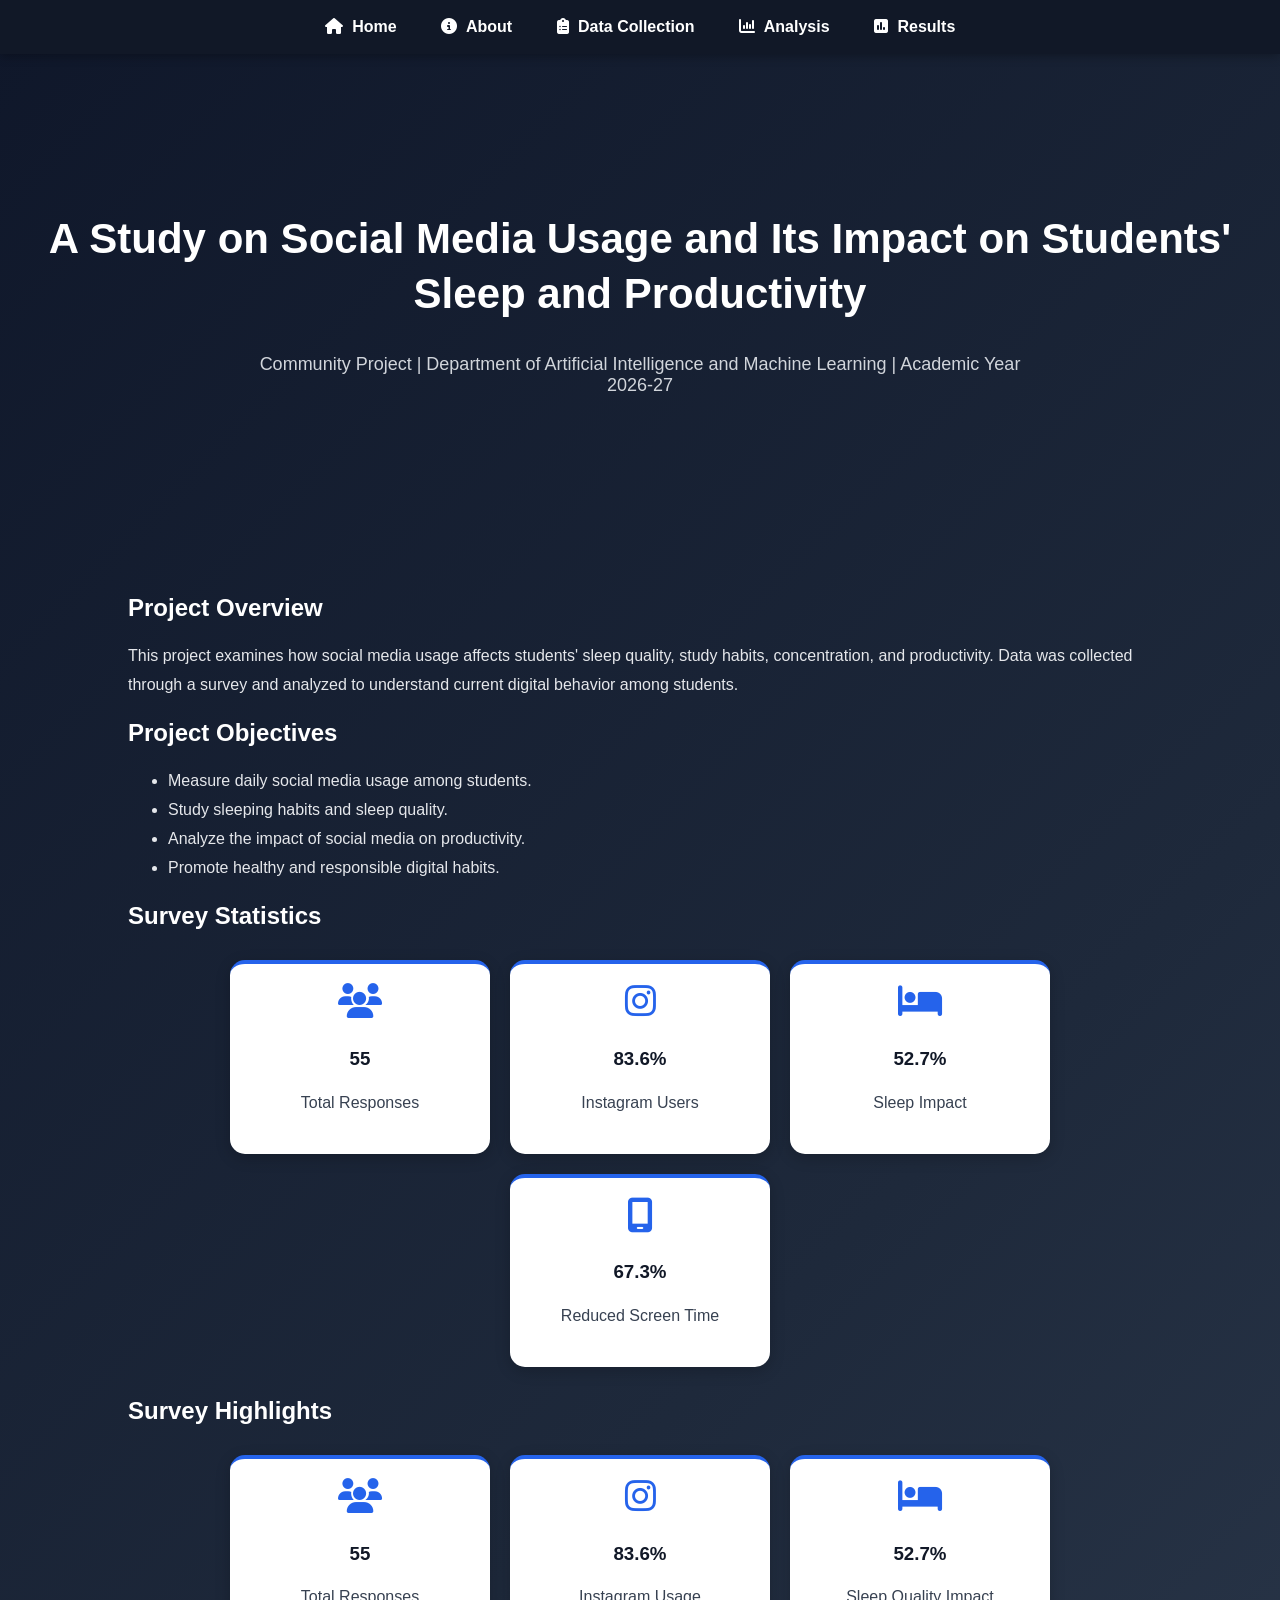
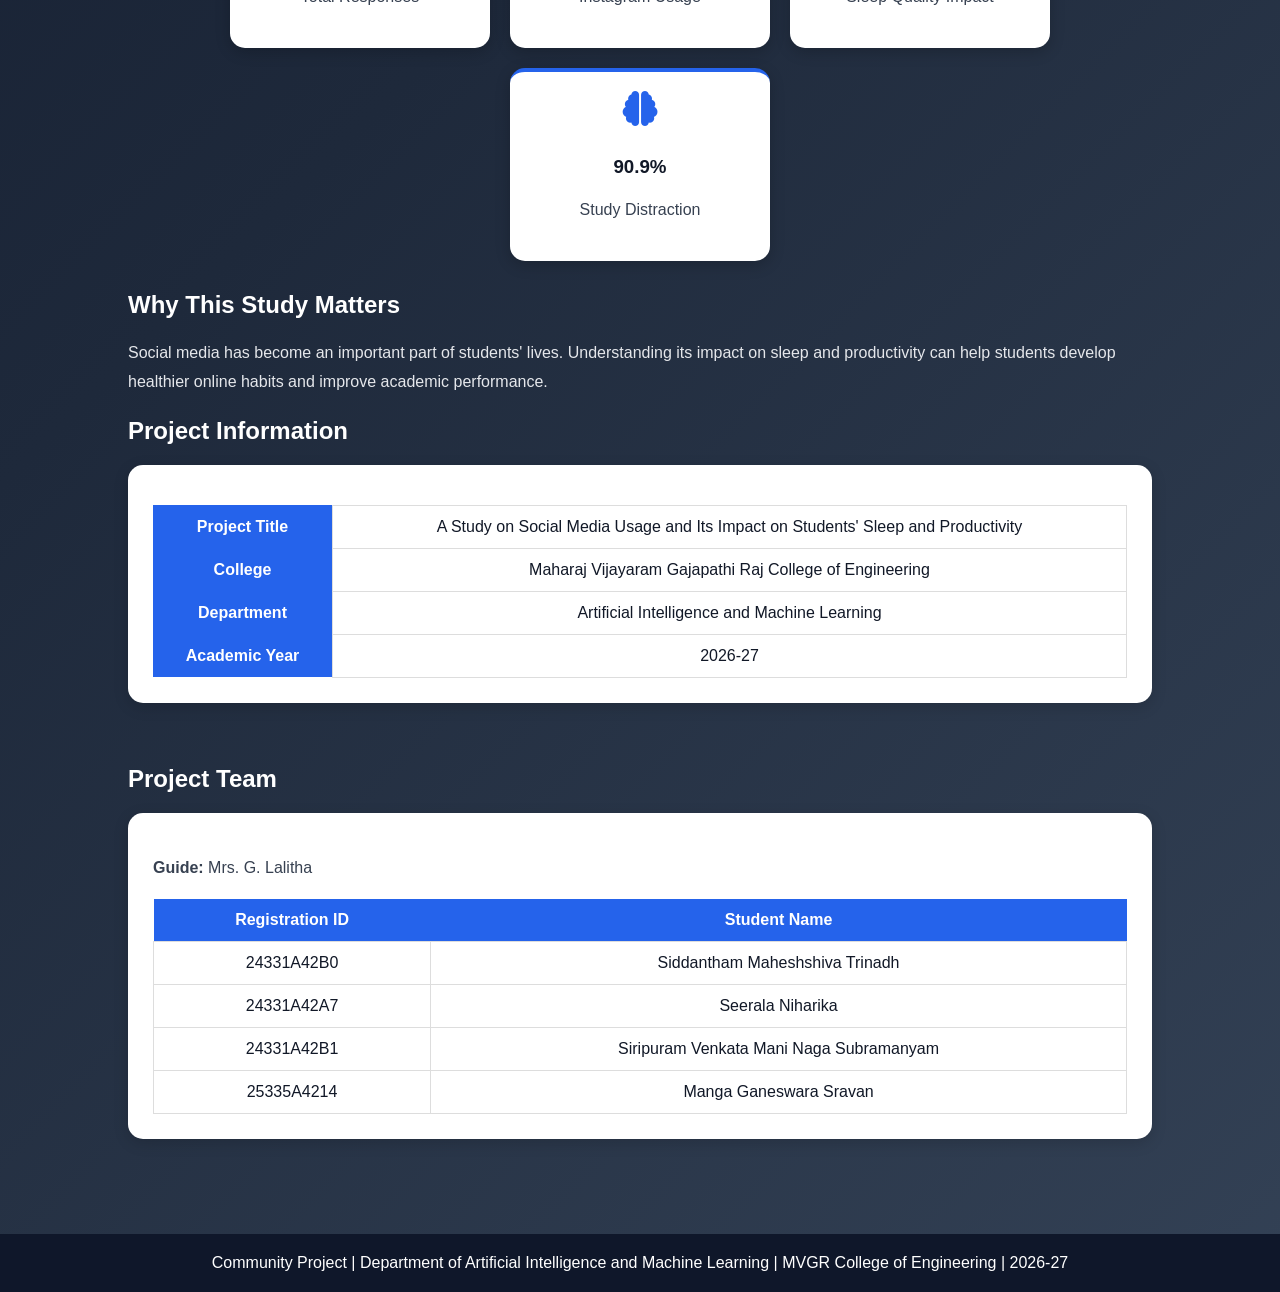
<file: index.html>
<!DOCTYPE html>
<html>
<head>
    <meta name="viewport" content="width=device-width, initial-scale=1.0">
    <title>Social Media Usage Project</title>
    <link rel="stylesheet" href="style.css">
    <link rel="stylesheet" href="https://cdnjs.cloudflare.com/ajax/libs/font-awesome/6.5.1/css/all.min.css">
    <link rel="icon" href="data:image/svg+xml,<svg xmlns=%22http://www.w3.org/2000/svg%22 viewBox=%220 0 100 100%22><text y=%22.9em%22 font-size=%2290%22>🎓</text></svg>">
</head>

<body>

<nav>
    <a href="index.html"><i class="fas fa-house"></i> Home</a>

    <a href="about.html"><i class="fas fa-circle-info"></i> About</a>

    <a href="collection.html"><i class="fas fa-clipboard-list"></i> Data Collection</a>

    <a href="analysis.html"><i class="fas fa-chart-column"></i> Analysis</a>

    <a href="results.html"><i class="fas fa-square-poll-vertical"></i> Results</a>
</nav>

<div class="hero">

<h1>A Study on Social Media Usage and Its Impact on Students' Sleep and Productivity</h1>

<p>
Community Project | Department of Artificial Intelligence and Machine Learning | Academic Year 2026-27
</p>

</div>

<div class="content">

<h2>Project Overview</h2>

<p>
This project examines how social media usage affects students' sleep quality, study habits, concentration, and productivity. Data was collected through a survey and analyzed to understand current digital behavior among students.
</p>

<h2>Project Objectives</h2>

<ul>
<li>Measure daily social media usage among students.</li>
<li>Study sleeping habits and sleep quality.</li>
<li>Analyze the impact of social media on productivity.</li>
<li>Promote healthy and responsible digital habits.</li>
</ul>
<h2>Survey Statistics</h2>

<div class="stats-container">

<div class="card">
<i class="fas fa-users"></i>
<h3>55</h3>
<p>Total Responses</p>
</div>
<div class="card">
<i class="fab fa-instagram"></i>
<h3>83.6%</h3>
<p>Instagram Users</p>
</div>

<div class="card">
<i class="fas fa-bed"></i>
<h3>52.7%</h3>
<p>Sleep Impact</p>
</div>

<div class="card">
<i class="fas fa-mobile-screen"></i>
<h3>67.3%</h3>
<p>Reduced Screen Time</p>
</div>

</div>
<h2>Survey Highlights</h2>

<div class="stats-container">

    <div class="card">
        <i class="fas fa-users"></i>
        <h3>55</h3>
        <p>Total Responses</p>
    </div>

    <div class="card">
        <i class="fab fa-instagram"></i>
        <h3>83.6%</h3>
        <p>Instagram Usage</p>
    </div>

    <div class="card">
        <i class="fas fa-bed"></i>
        <h3>52.7%</h3>
        <p>Sleep Quality Impact</p>
    </div>

    <div class="card">
        <i class="fas fa-brain"></i>
        <h3>90.9%</h3>
        <p>Study Distraction</p>
    </div>

</div>

<h2>Why This Study Matters</h2>

<p>
Social media has become an important part of students' lives. Understanding its impact on sleep and productivity can help students develop healthier online habits and improve academic performance.
</p>

<h2>Project Information</h2>
<div class="about-card">

<table >

<tr>
<th>Project Title</th>
<td>A Study on Social Media Usage and Its Impact on Students' Sleep and Productivity</td>
</tr>

<tr>
<th>College</th>
<td>Maharaj Vijayaram Gajapathi Raj College of Engineering</td>
</tr>

<tr>
<th>Department</th>
<td>Artificial Intelligence and Machine Learning</td>
</tr>

<tr>
<th>Academic Year</th>
<td>2026-27</td>
</tr>


</table>
</div>

<br>

<h2>Project Team</h2>

<div class="about-card">

<p><strong>Guide:</strong> Mrs. G. Lalitha</p>

<table>
    <tr>
        <th>Registration ID</th>
        <th>Student Name</th>
    </tr>

    <tr>
        <td>24331A42B0</td>
        <td>Siddantham Maheshshiva Trinadh</td>
    </tr>

    <tr>
        <td>24331A42A7</td>
        <td>Seerala Niharika</td>
    </tr>

    <tr>
        <td>24331A42B1</td>
        <td>Siripuram Venkata Mani Naga Subramanyam</td>
    </tr>

    <tr>
        <td>25335A4214</td>
        <td>Manga Ganeswara Sravan</td>
    </tr>
</table>

</div>
</div>

<footer>
Community Project | Department of Artificial Intelligence and Machine Learning | MVGR College of Engineering | 2026-27
</footer>

</body>
</html>
</file>
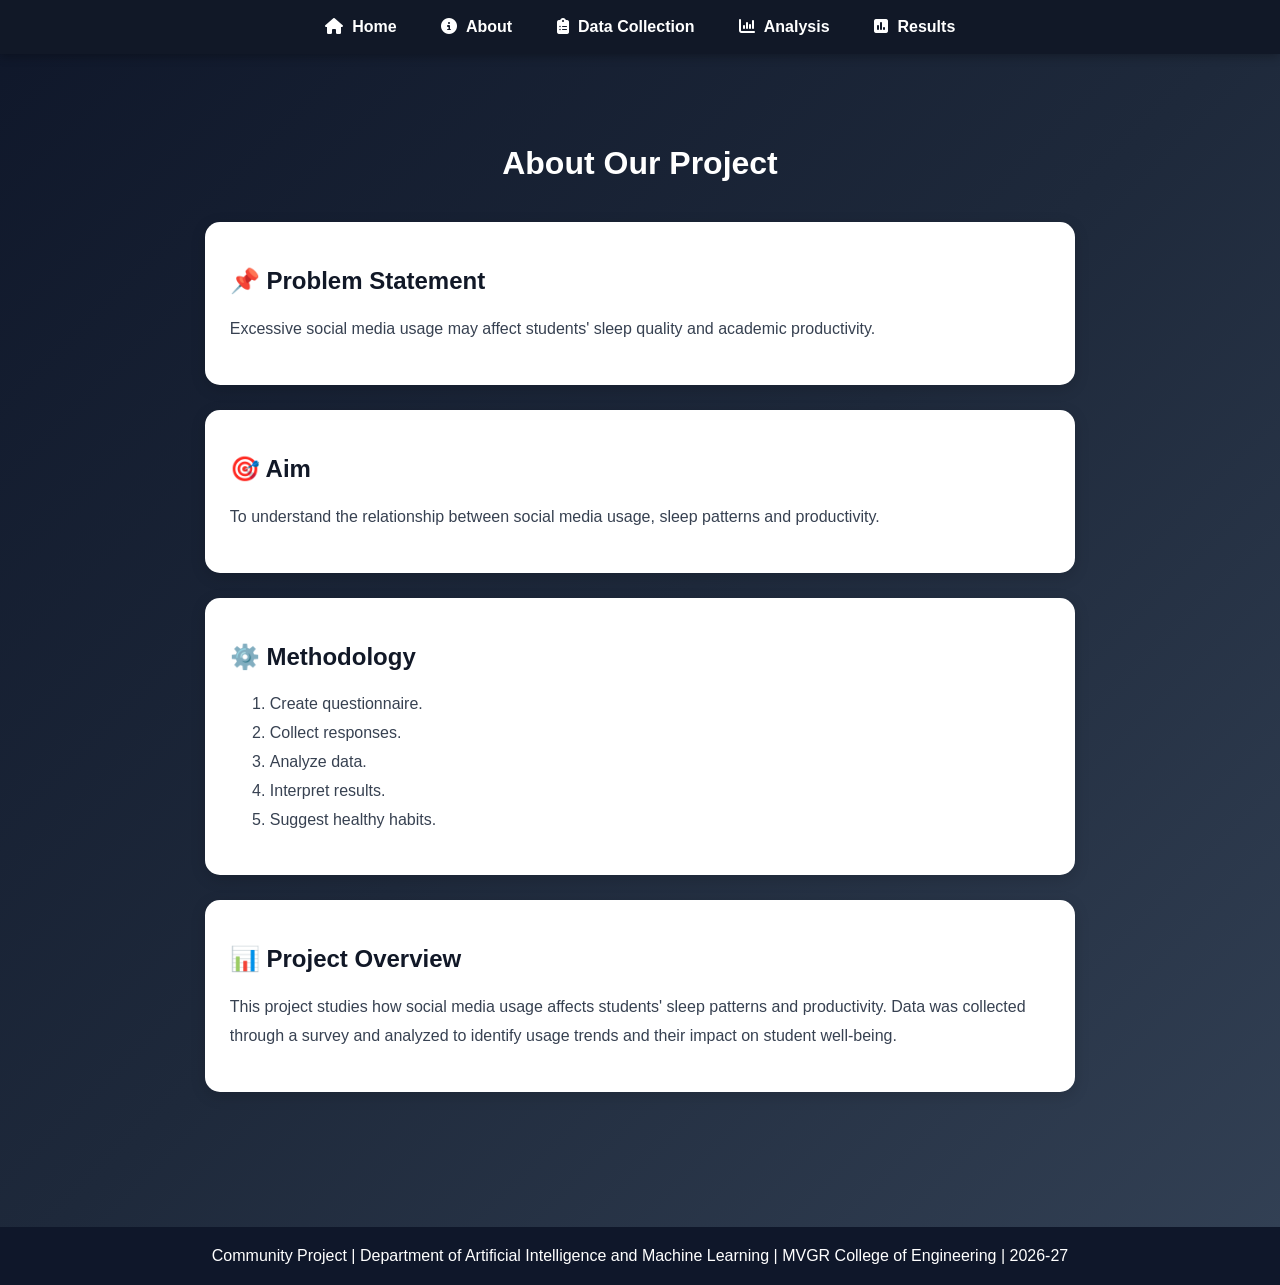
<file: about.html>
<!DOCTYPE html>
<html>
<head>
    <meta name="viewport" content="width=device-width, initial-scale=1.0">
    <title>About Project</title>
    <link rel="stylesheet" href="https://cdnjs.cloudflare.com/ajax/libs/font-awesome/6.5.1/css/all.min.css">
    <link rel="stylesheet" href="style.css">
    <link rel="icon" href="data:image/svg+xml,<svg xmlns=%22http://www.w3.org/2000/svg%22 viewBox=%220 0 100 100%22><text y=%22.9em%22 font-size=%2290%22>🎓</text></svg>">
</head>
<body>
    <nav>
    <a href="index.html"><i class="fas fa-house"></i> Home</a>

    <a href="about.html"><i class="fas fa-circle-info"></i> About</a>

    <a href="collection.html"><i class="fas fa-clipboard-list"></i> Data Collection</a>

    <a href="analysis.html"><i class="fas fa-chart-column"></i> Analysis</a>

    <a href="results.html"><i class="fas fa-square-poll-vertical"></i> Results</a>
</nav>
<div class="content">

<div class="about-container">

<h1>About Our Project</h1>

<div class="about-card">

<h2>📌 Problem Statement</h2>

<p>
Excessive social media usage may affect students' sleep quality and academic productivity.
</p>

</div>

<div class="about-card">

<h2>🎯 Aim</h2>

<p>
To understand the relationship between social media usage, sleep patterns and productivity.
</p>

</div>

<div class="about-card">

<h2>⚙️ Methodology</h2>

<ol>

<li>Create questionnaire.</li>

<li>Collect responses.</li>

<li>Analyze data.</li>

<li>Interpret results.</li>

<li>Suggest healthy habits.</li>

</ol>

</div>

<div class="about-card">

<h2>📊 Project Overview</h2>

<p>
This project studies how social media usage affects students' sleep patterns and productivity. Data was collected through a survey and analyzed to identify usage trends and their impact on student well-being.
</p>

</div>

</div>

</div>

<footer>
Community Project | Department of Artificial Intelligence and Machine Learning | MVGR College of Engineering | 2026-27
</footer>



</body>
</html>
</file>
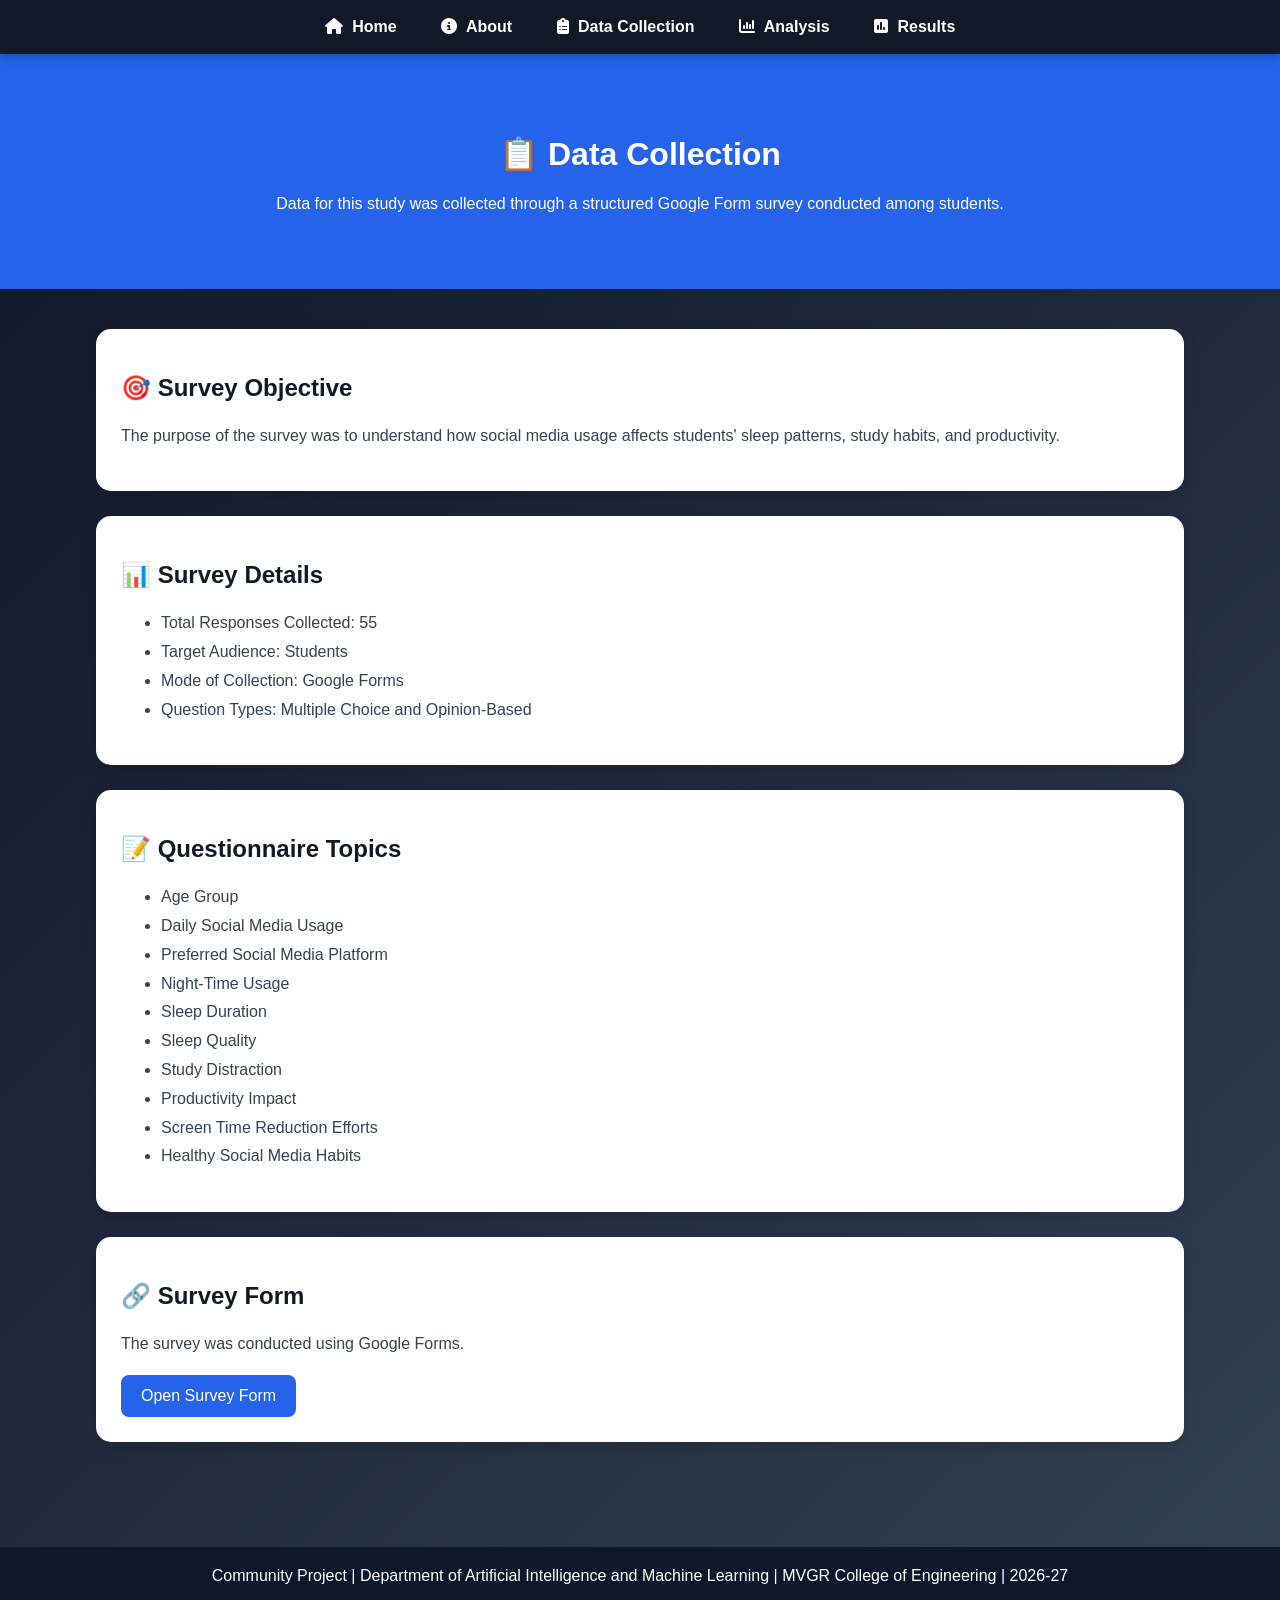
<file: collection.html>
<!DOCTYPE html>
<html>
<head>
    <meta name="viewport" content="width=device-width, initial-scale=1.0">
    <title>Data Collection</title>
    <link rel="stylesheet" href="https://cdnjs.cloudflare.com/ajax/libs/font-awesome/6.5.1/css/all.min.css">
    <link rel="stylesheet" href="style.css">
    <link rel="icon" href="data:image/svg+xml,<svg xmlns=%22http://www.w3.org/2000/svg%22 viewBox=%220 0 100 100%22><text y=%22.9em%22 font-size=%2290%22>🎓</text></svg>">
</head>
<body>
    <nav>
    <a href="index.html"><i class="fas fa-house"></i> Home</a>

    <a href="about.html"><i class="fas fa-circle-info"></i> About</a>

    <a href="collection.html"><i class="fas fa-clipboard-list"></i> Data Collection</a>

    <a href="analysis.html"><i class="fas fa-chart-column"></i> Analysis</a>

    <a href="results.html"><i class="fas fa-square-poll-vertical"></i> Results</a>
</nav>
<div class="collection-hero">

<h1>📋 Data Collection</h1>

<p>
Data for this study was collected through a structured Google Form survey conducted among students.
</p>

</div>

<div class="collection-container">

<div class="collection-card">

<h2>🎯 Survey Objective</h2>

<p>
The purpose of the survey was to understand how social media usage affects students' sleep patterns, study habits, and productivity.
</p>

</div>

<div class="collection-card">

<h2>📊 Survey Details</h2>

<ul>
<li>Total Responses Collected: 55</li>
<li>Target Audience: Students</li>
<li>Mode of Collection: Google Forms</li>
<li>Question Types: Multiple Choice and Opinion-Based</li>
</ul>

</div>

<div class="collection-card">

<h2>📝 Questionnaire Topics</h2>

<ul>
<li>Age Group</li>
<li>Daily Social Media Usage</li>
<li>Preferred Social Media Platform</li>
<li>Night-Time Usage</li>
<li>Sleep Duration</li>
<li>Sleep Quality</li>
<li>Study Distraction</li>
<li>Productivity Impact</li>
<li>Screen Time Reduction Efforts</li>
<li>Healthy Social Media Habits</li>
</ul>

</div>

<div class="collection-card">

<h2>🔗 Survey Form</h2>

<p>
The survey was conducted using Google Forms.
</p>

<a href="https://docs.google.com/forms/d/e/1FAIpQLSe1FbNGV1nqtD2x1PlCj5k0z-Ap8zLTk7hRWsKO8ii9e0cHtw/viewform?usp=header" target="_blank" class="btn">
Open Survey Form
</a>

</div>

</div>

<footer>
Community Project | Department of Artificial Intelligence and Machine Learning | MVGR College of Engineering | 2026-27
</footer>
</body>
</html>
</file>
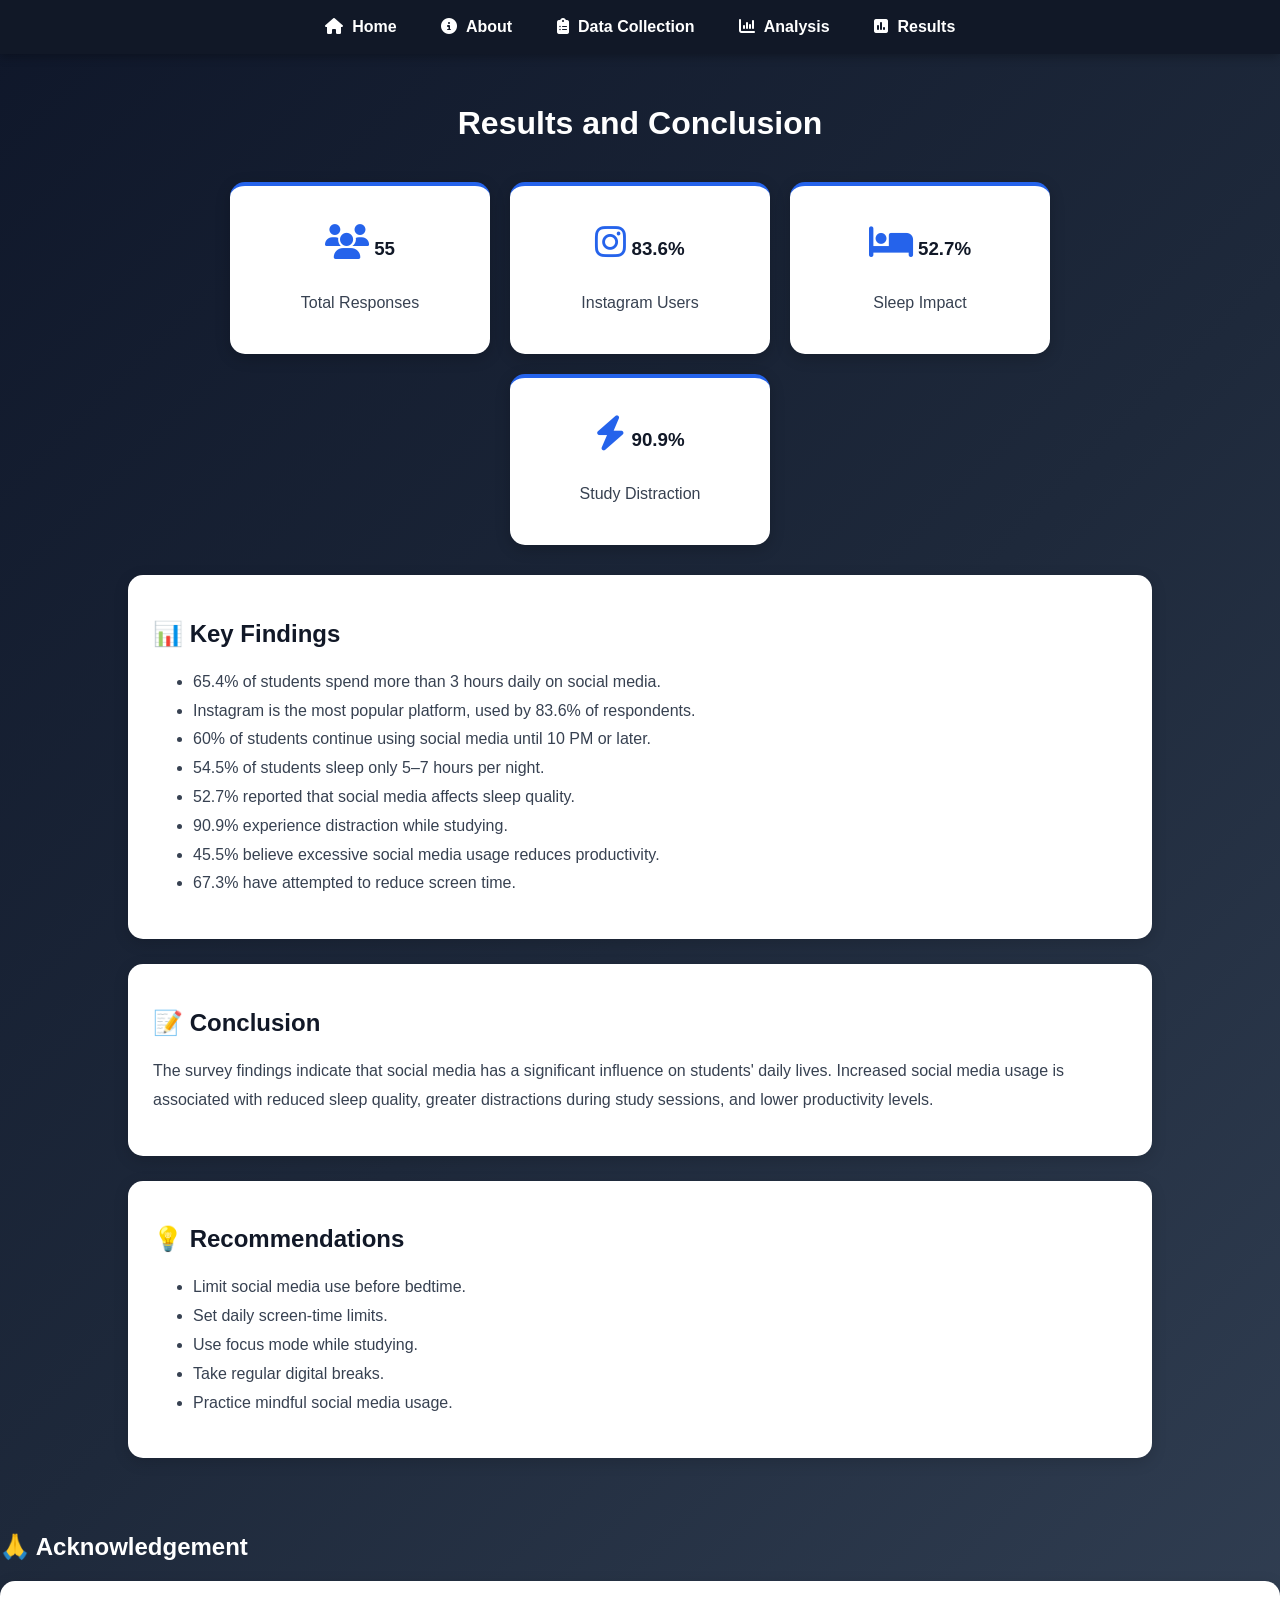
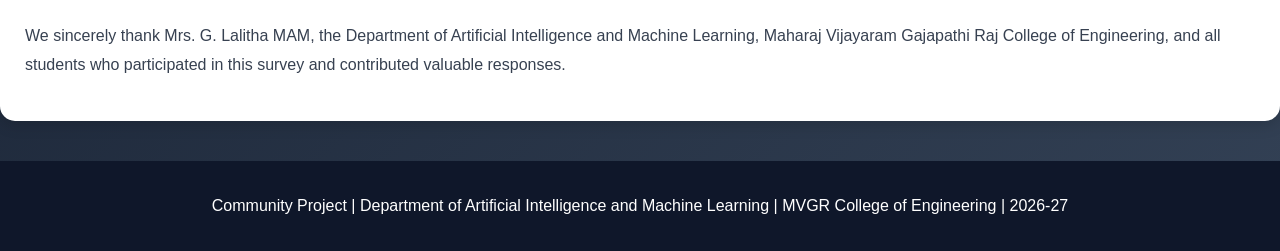
<file: results.html>
<!DOCTYPE html>
<html>
<head>
    <meta name="viewport" content="width=device-width, initial-scale=1.0">
    <title>Results and Conclusion</title>
    <link rel="stylesheet" href="https://cdnjs.cloudflare.com/ajax/libs/font-awesome/6.5.1/css/all.min.css">
    <link rel="stylesheet" href="style.css">
    <link rel="icon" href="data:image/svg+xml,<svg xmlns=%22http://www.w3.org/2000/svg%22 viewBox=%220 0 100 100%22><text y=%22.9em%22 font-size=%2290%22>🎓</text></svg>">
</head>

<body>

<nav>
    <a href="index.html"><i class="fas fa-house"></i> Home</a>

    <a href="about.html"><i class="fas fa-circle-info"></i> About</a>

    <a href="collection.html"><i class="fas fa-clipboard-list"></i> Data Collection</a>

    <a href="analysis.html"><i class="fas fa-chart-column"></i> Analysis</a>

    <a href="results.html"><i class="fas fa-square-poll-vertical"></i> Results</a>
</nav>

<div class="content">

<h1 class="page-title">Results and Conclusion</h1>
<div class="stats-container">

<div class="card">
<h3><i class="fas fa-users"></i> 55</h3>
<p>Total Responses</p>
</div>

<div class="card">
<h3><i class="fab fa-instagram"></i> 83.6%</h3>
<p>Instagram Users</p>
</div>

<div class="card">
<h3><i class="fas fa-bed"></i> 52.7%</h3>
<p>Sleep Impact</p>
</div>

<div class="card">
<h3><i class="fas fa-bolt"></i> 90.9%</h3>
<p>Study Distraction</p>
</div>

</div>

<div class="result-card">

<h2>📊 Key Findings</h2>

<ul>
<li>65.4% of students spend more than 3 hours daily on social media.</li>
<li>Instagram is the most popular platform, used by 83.6% of respondents.</li>
<li>60% of students continue using social media until 10 PM or later.</li>
<li>54.5% of students sleep only 5–7 hours per night.</li>
<li>52.7% reported that social media affects sleep quality.</li>
<li>90.9% experience distraction while studying.</li>
<li>45.5% believe excessive social media usage reduces productivity.</li>
<li>67.3% have attempted to reduce screen time.</li>
</ul>

</div>

<div class="result-card">

<h2>📝 Conclusion</h2>

<p>
The survey findings indicate that social media has a significant influence on students' daily lives. Increased social media usage is associated with reduced sleep quality, greater distractions during study sessions, and lower productivity levels.
</p>

</div>

<div class="result-card">

<h2>💡 Recommendations</h2>

<ul>
<li>Limit social media use before bedtime.</li>
<li>Set daily screen-time limits.</li>
<li>Use focus mode while studying.</li>
<li>Take regular digital breaks.</li>
<li>Practice mindful social media usage.</li>
</ul>

</div>
</div>
<h2>🙏 Acknowledgement</h2>

<div class="result-card">
<p>
We sincerely thank Mrs. G. Lalitha MAM, the Department of Artificial Intelligence and Machine Learning, Maharaj Vijayaram Gajapathi Raj College of Engineering, and all students who participated in this survey and contributed valuable responses.
</p>
</div>
<footer>
    <p>Community Project | Department of Artificial Intelligence and Machine Learning | MVGR College of Engineering | 2026-27</p>
</footer>

</body>
</html>
</file>
<file: style.css>
html{
    scroll-behavior:smooth;
}

body{
    margin:0;
    font-family: Arial, sans-serif;
    background: linear-gradient(
    135deg,
    #0f172a,
    #1e293b,
    #334155
    );
    color:white;
}

/* NAVBAR */

nav{
    background:#111827;
    padding:18px;
    text-align:center;
    position:sticky;
    top:0;
    z-index:1000;
}

nav a{
    color:white;
    text-decoration:none;
    margin:20px;
    font-weight:bold;
    transition:0.3s;
}

nav a:hover{
    color:#93c5fd;
}

nav a i{
    margin-right:5px;
}

/* HERO SECTION */

.hero{
    height:450px;

    display:flex;
    flex-direction:column;
    justify-content:center;
    align-items:center;

    text-align:center;
    padding:20px;
}

.hero h1{
    color:white;
    font-size:42px;
    font-weight:700;
    line-height:1.3;
    margin-bottom:15px;
}

.hero p{
    color:#d1d5db;
    font-size:18px;
    max-width:800px;
}

/* CONTENT */

.content{
    width:80%;
    margin:auto;
    padding:30px;
}

.content p,
.content li{
    color:#e5e7eb;
    line-height:1.8;
}

h1{
    color:white;
}

h2{
    color:white;
}

/* TABLES */

table{
    width:100%;
    border-collapse:collapse;
}

th{
    background:#2563eb;
    color:white;
}

th,td{
    padding:12px;
    text-align:center;
}

/* FOOTER */

footer{
    background:#0f172a;
    color:white;
    text-align:center;
    padding:20px;
    margin-top:40px;
}

/* STATISTICS CARDS */

.stats-container{
    display:flex;
    justify-content:center;
    gap:20px;
    flex-wrap:wrap;
    margin:30px 0;
}

.card{
    background:white;
    width:220px;
    padding:20px;
    text-align:center;
    border-radius:15px;
    border-top:4px solid #2563eb;
    box-shadow:0 4px 15px rgba(0,0,0,0.2);
    transition:0.3s;
}

.card:hover{
    transform:translateY(-10px);
    box-shadow:0 10px 25px rgba(37,99,235,0.3);
}

.card h3{
    color:#111827;
}

.card p{
    color:#374151;
}

.card i{
    font-size:35px;
    color:#2563eb;
    margin-bottom:10px;
}

/* ABOUT PAGE */

.about-container{
    width:85%;
    margin:auto;
    padding:40px 20px;
}

.about-container h1{
    text-align:center;
    margin-bottom:40px;
    color:white;
}

.about-card{
    background:white;
    padding:25px;
    margin-bottom:25px;
    border-radius:15px;
    box-shadow:0 4px 15px rgba(0,0,0,0.15);
    transition:0.3s;
}

.about-card:hover{
    transform:translateY(-5px);
    box-shadow:0 8px 20px rgba(0,0,0,0.2);
}

.about-card h2{
    color:#111827;
}

.about-card p,
.about-card li{
    color:#374151;
    line-height:1.8;
}

/* RESULTS PAGE */

.page-title{
    text-align:center;
    color:white;
    margin-bottom:40px;
}

.result-card{
    background:white;
    padding:25px;
    margin-bottom:25px;
    border-radius:15px;
    box-shadow:0 4px 15px rgba(0,0,0,0.15);
    transition:0.3s;
}

.result-card:hover{
    transform:translateY(-5px);
    box-shadow:0 8px 20px rgba(0,0,0,0.2);
}

.result-card h2{
    color:#111827;
}

.result-card p,
.result-card li{
    color:#374151;
    line-height:1.8;
}

/* DATA COLLECTION */

.collection-hero{
    background:#2563eb;
    color:white;
    text-align:center;
    padding:60px 20px;
}

.collection-container{
    width:85%;
    margin:auto;
    padding:40px 0;
}

.collection-card{
    background:white;
    padding:25px;
    margin-bottom:25px;
    border-radius:15px;
    box-shadow:0 4px 15px rgba(0,0,0,0.15);
    transition:0.3s;
}

.collection-card:hover{
    transform:translateY(-5px);
    box-shadow:0 8px 20px rgba(0,0,0,0.2);
}

.collection-card h2{
    color:#111827;
}

.collection-card p,
.collection-card li{
    color:#374151;
    line-height:1.8;
}

/* BUTTON */

.btn{
    background:#2563eb;
    color:white;
    padding:12px 20px;
    border-radius:8px;
    text-decoration:none;
    display:inline-block;
    transition:0.3s;
}

.btn:hover{
    background:#1d4ed8;
    transform:scale(1.05);
}

/* MOBILE */

@media(max-width:768px){

    .hero h1{
        font-size:28px;
    }

    .hero p{
        font-size:16px;
    }

    .content{
        width:95%;
    }

    .card{
        width:100%;
    }

    nav a{
        display:block;
        margin:10px 0;
    }
}
.highlight-text{
    color:#d1d5db;
    text-align:center;
    margin-bottom:25px;
    font-size:18px;
}
.card{
    border-top:4px solid #2563eb;
}
nav{
    box-shadow:0 2px 10px rgba(0,0,0,0.3);
}
.about-card table{
    width:100%;
    border-collapse:collapse;
    margin-top:15px;
}

.about-card th{
    background:#2563eb;
    color:white;
    padding:12px;
}

.about-card td{
    color:#111827;
    padding:12px;
    background:white;
    border:1px solid #ddd;
}
</file>
